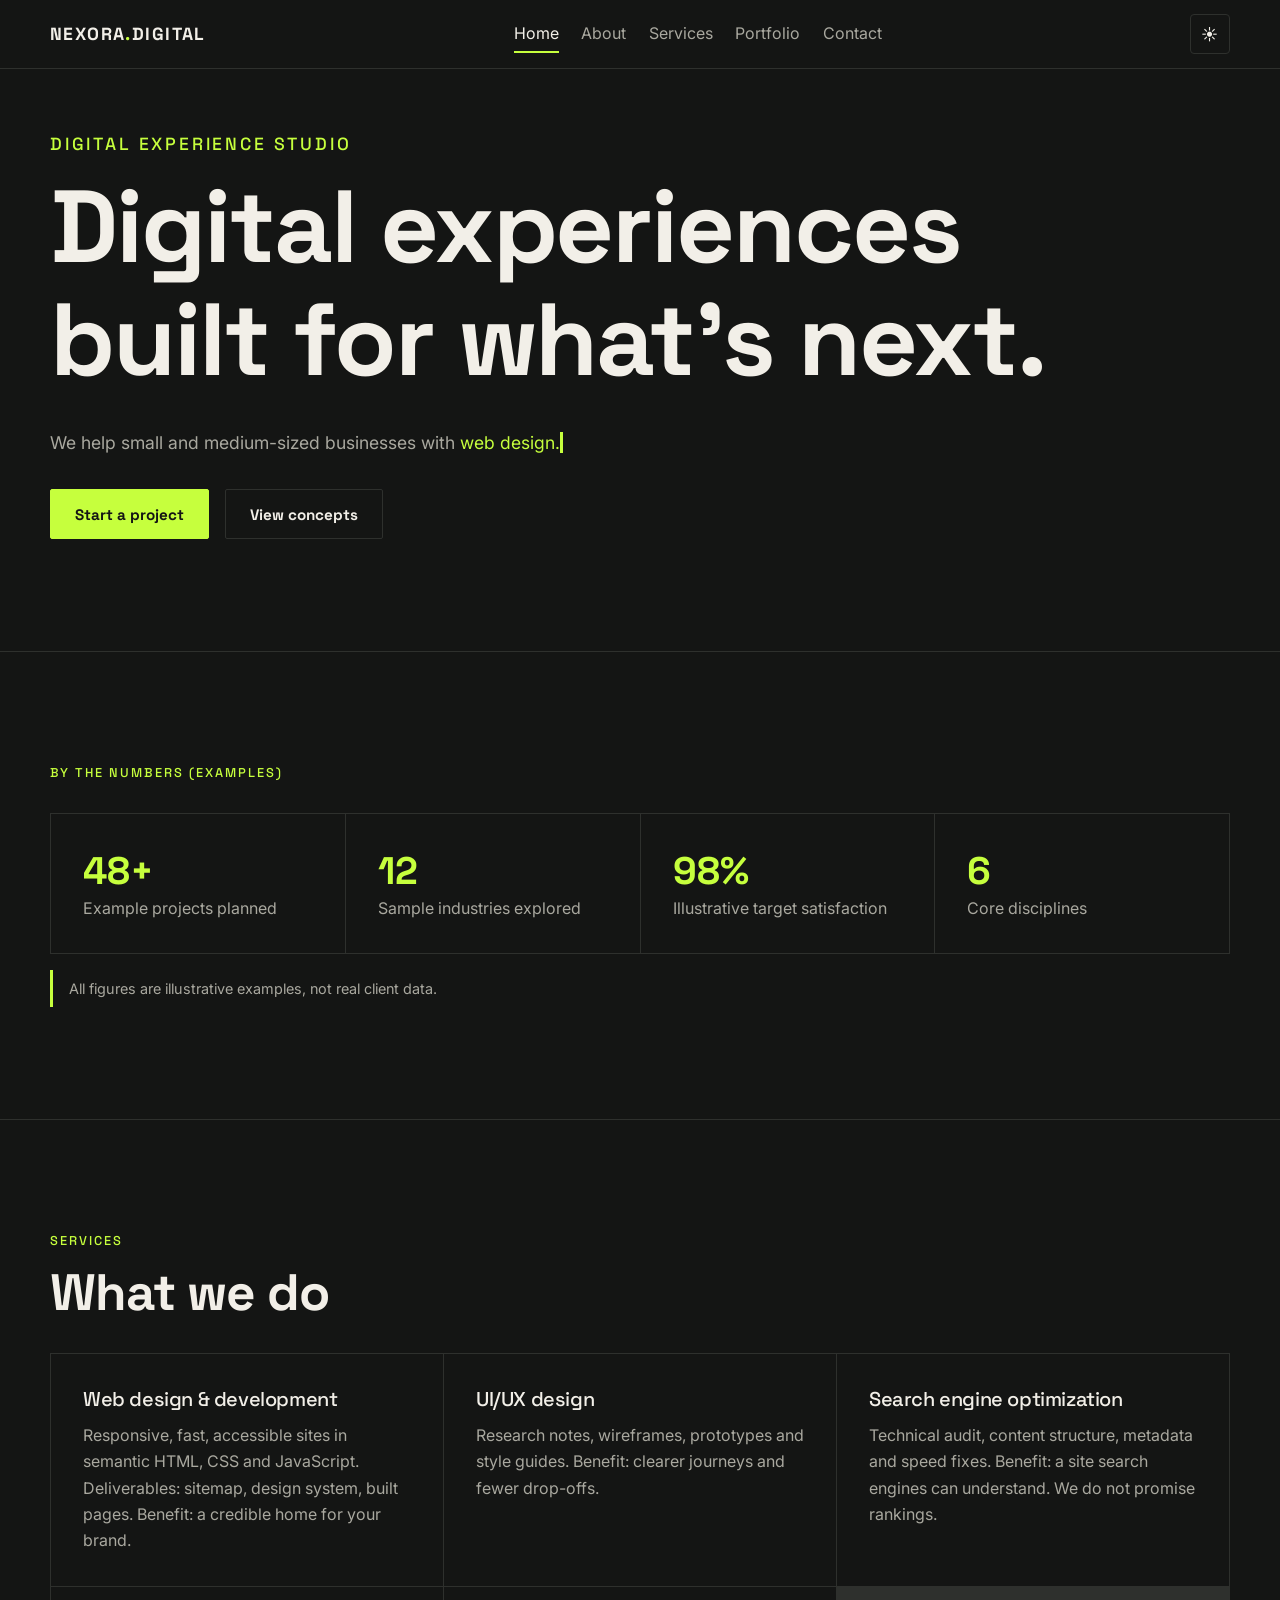
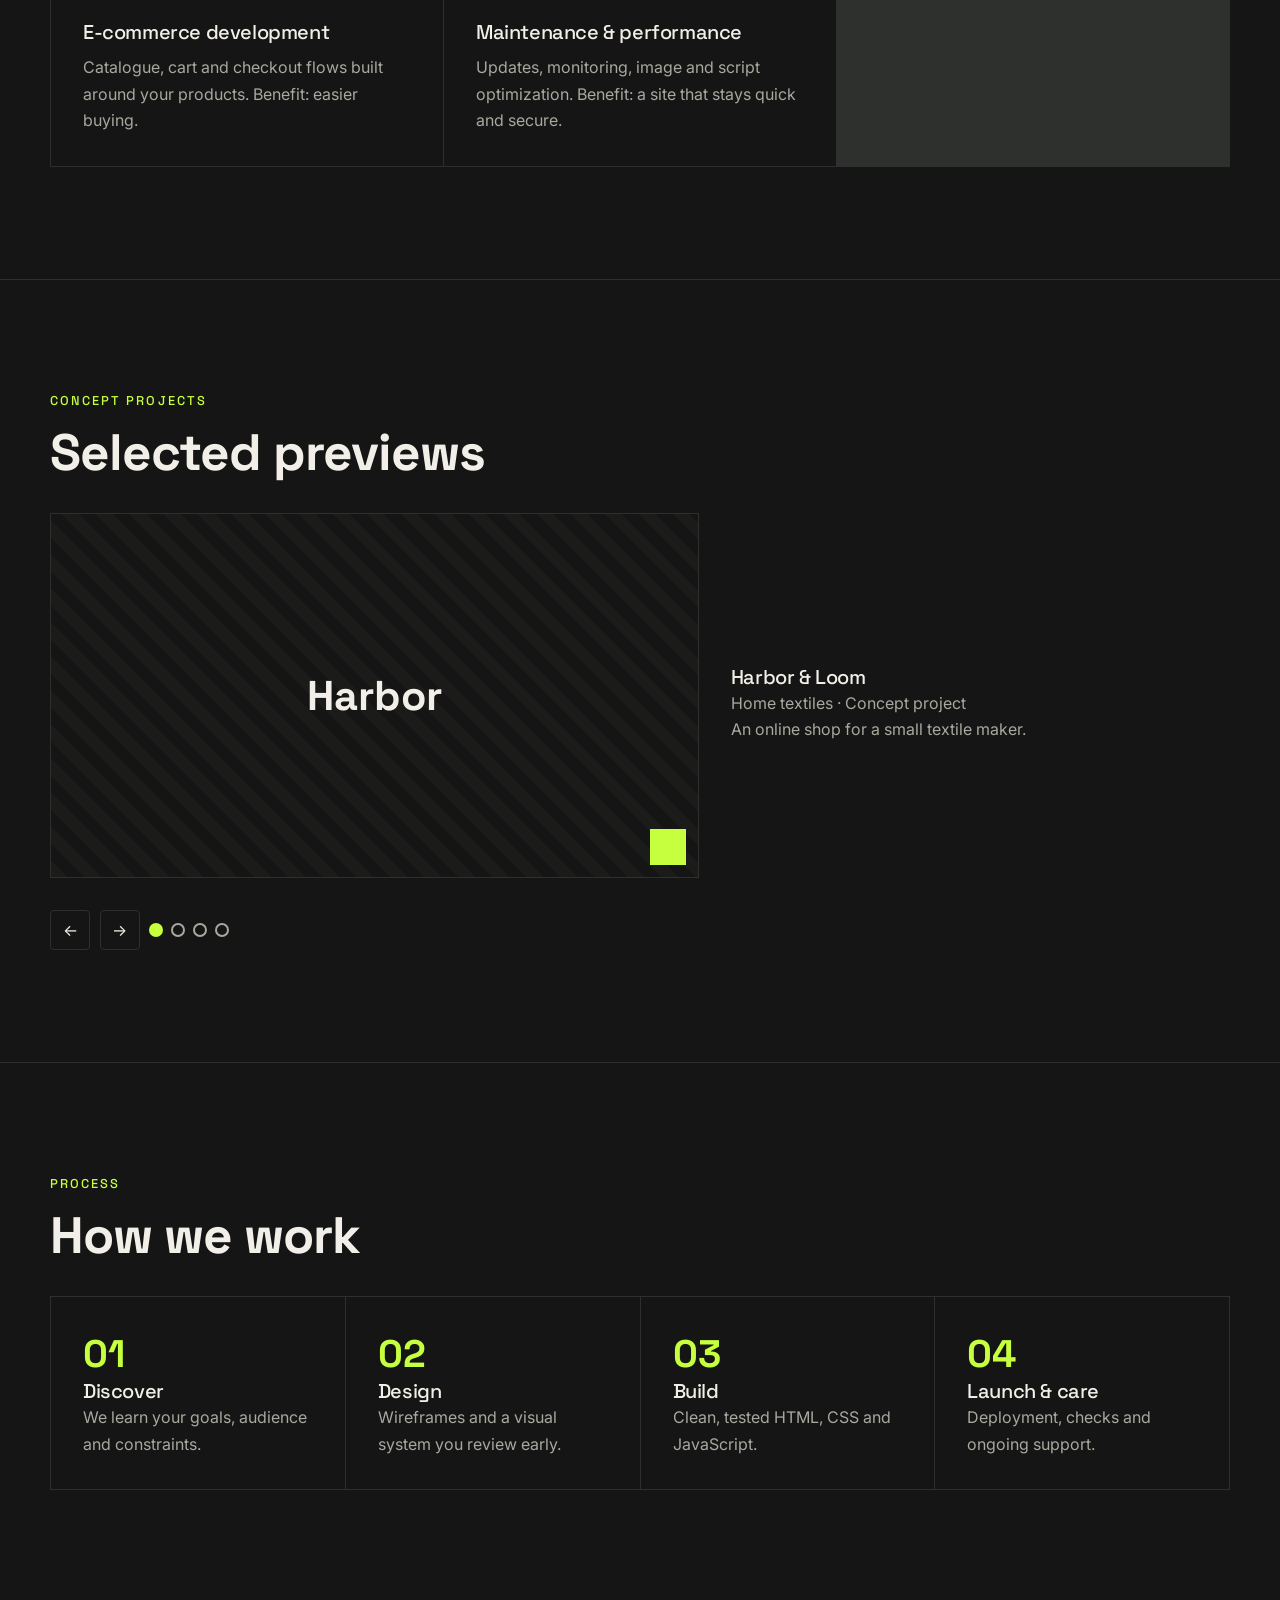
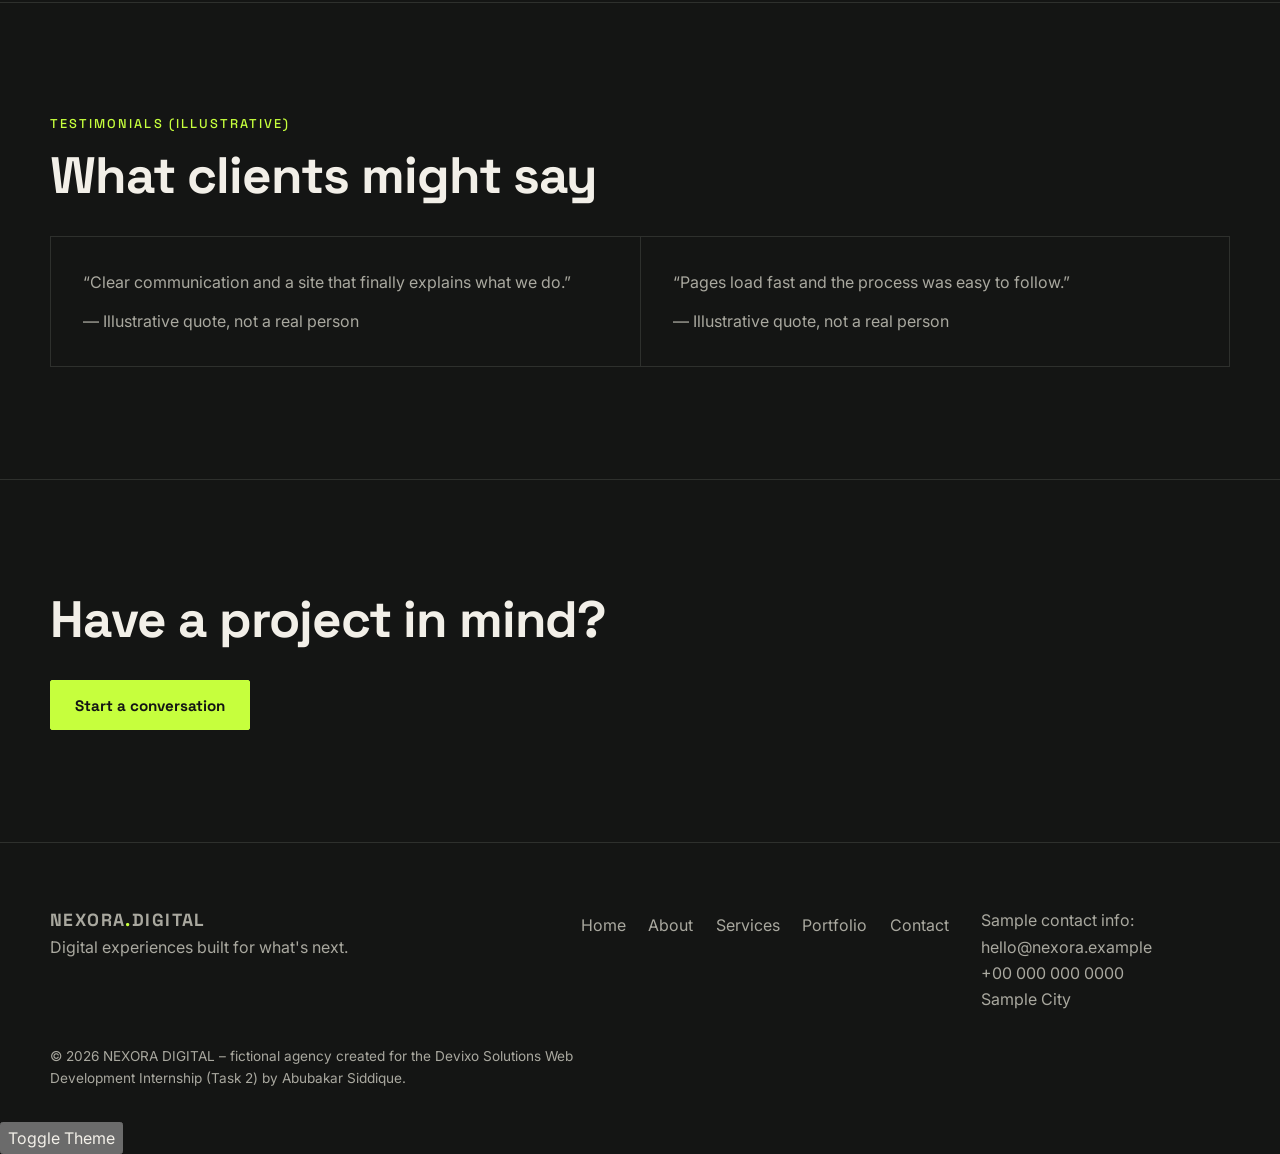
<file: index.html>
<!DOCTYPE html>
<html lang="en" data-theme="dark">

<head>
    <meta charset="utf-8">
    <meta name="viewport" content="width=device-width, initial-scale=1">

    <title>Home | NEXORA DIGITAL</title>

    <meta
        name="description"
        content="NEXORA DIGITAL – digital experiences built for what's next."
    >

    <link rel="stylesheet" href="style.css">
</head>

<body>
    <a class="skip" href="#main">Skip to content</a>

    <header>
        <div class="wrap bar">
            <a class="logo" href="index.html">
                NEXORA<span>.</span>DIGITAL
            </a>

            <nav id="site-nav" aria-label="Main">
                <ul>
                    <li><a href="index.html" aria-current="page">Home</a></li>
                    <li><a href="about.html">About</a></li>
                    <li><a href="services.html">Services</a></li>
                    <li><a href="portfolio.html">Portfolio</a></li>
                    <li><a href="contact.html">Contact</a></li>
                </ul>
            </nav>

            <div class="tools">
    <button class="ibtn" id="theme-btn" aria-label="Switch theme">◐</button>
    <button class="ibtn" id="menu-btn" aria-label="Open menu">☰</button>
</div>
        </div>
    </header>

    <main id="main">

        <!-- Hero Section -->
        <section class="hero">
            <div class="wrap">
                <p class="eyebrow">Digital experience studio</p>
                <h1>Digital experiences built for what's next.</h1>

                <p>
                    We help small and medium-sized businesses with
                    <span class="typed" id="typed" aria-live="off">
                        web design.
                    </span>
                </p>

                <div class="cta">
                    <a class="btn" href="contact.html">Start a project</a>
                    <a class="btn ghost" href="portfolio.html">View concepts</a>
                </div>
            </div>
        </section>

        <!-- Statistics Section -->
        <section class="sec">
            <div class="wrap">
                <p class="eyebrow">By the numbers (examples)</p>

                <div class="grid g4">
                    <div>
                        <div class="num" data-count="48" data-suffix="+">0</div>
                        <p>Example projects planned</p>
                    </div>

                    <div>
                        <div class="num" data-count="12">0</div>
                        <p>Sample industries explored</p>
                    </div>

                    <div>
                        <div class="num" data-count="98" data-suffix="%">0</div>
                        <p>Illustrative target satisfaction</p>
                    </div>

                    <div>
                        <div class="num" data-count="6">0</div>
                        <p>Core disciplines</p>
                    </div>
                </div>

                <p class="note">
                    All figures are illustrative examples, not real client data.
                </p>
            </div>
        </section>

        <!-- Services Section -->
        <section class="sec">
            <div class="wrap">
                <p class="eyebrow">Services</p>
                <h2>What we do</h2>

                <div class="grid g3">
                    <article>
                        <h3>Web design &amp; development</h3>
                        <p>
                            Responsive, fast, accessible sites in semantic HTML,
                            CSS and JavaScript. Deliverables: sitemap, design
                            system, built pages. Benefit: a credible home for
                            your brand.
                        </p>
                    </article>

                    <article>
                        <h3>UI/UX design</h3>
                        <p>
                            Research notes, wireframes, prototypes and style
                            guides. Benefit: clearer journeys and fewer drop-offs.
                        </p>
                    </article>

                    <article>
                        <h3>Search engine optimization</h3>
                        <p>
                            Technical audit, content structure, metadata and
                            speed fixes. Benefit: a site search engines can
                            understand. We do not promise rankings.
                        </p>
                    </article>

                    <article>
                        <h3>E-commerce development</h3>
                        <p>
                            Catalogue, cart and checkout flows built around your
                            products. Benefit: easier buying.
                        </p>
                    </article>

                    <article>
                        <h3>Maintenance &amp; performance</h3>
                        <p>
                            Updates, monitoring, image and script optimization.
                            Benefit: a site that stays quick and secure.
                        </p>
                    </article>
                </div>
            </div>
        </section>

        <!-- Project Slider Section -->
        <section class="sec">
            <div class="wrap">
                <p class="eyebrow">Concept projects</p>
                <h2>Selected previews</h2>

                <div
                    class="slider"
                    role="region"
                    aria-label="Concept project slider"
                    tabindex="0"
                >
                    <div class="slide">
                        <div
                            class="vis"
                            role="img"
                            aria-label="Abstract concept preview for Harbor &amp; Loom"
                        >
                            Harbor
                        </div>

                        <div>
                            <h3>Harbor &amp; Loom</h3>
                            <p>Home textiles · Concept project</p>
                            <p>An online shop for a small textile maker.</p>
                        </div>
                    </div>

                    <div class="slide">
                        <div
                            class="vis v2"
                            role="img"
                            aria-label="Abstract concept preview for Kite Clinic"
                        >
                            Kite
                        </div>

                        <div>
                            <h3>Kite Clinic</h3>
                            <p>Dental care · Concept project</p>
                            <p>A booking-focused clinic website.</p>
                        </div>
                    </div>

                    <div class="slide">
                        <div
                            class="vis v3"
                            role="img"
                            aria-label="Abstract concept preview for Tessera Coffee"
                        >
                            Tessera
                        </div>

                        <div>
                            <h3>Tessera Coffee</h3>
                            <p>Specialty roaster · Concept project</p>
                            <p>A visual identity and landing page.</p>
                        </div>
                    </div>

                    <div class="slide">
                        <div
                            class="vis"
                            role="img"
                            aria-label="Abstract concept preview for Fieldnote Studio"
                        >
                            Fieldnote
                        </div>

                        <div>
                            <h3>Fieldnote Studio</h3>
                            <p>Architecture practice · Concept project</p>
                            <p>A portfolio-led site for a design practice.</p>
                        </div>
                    </div>

                    <div class="sctl">
                        <button
                            class="ibtn prev"
                            aria-label="Previous project"
                            type="button"
                        >
                            ←
                        </button>

                        <button
                            class="ibtn next"
                            aria-label="Next project"
                            type="button"
                        >
                            →
                        </button>

                        <div
                            class="dots"
                            style="display: flex; gap: 0.5rem"
                        ></div>
                    </div>
                </div>
            </div>
        </section>

        <!-- Work Process Section -->
        <section class="sec">
            <div class="wrap">
                <p class="eyebrow">Process</p>
                <h2>How we work</h2>

                <div class="grid g4">
                    <div>
                        <div class="num">01</div>
                        <h3>Discover</h3>
                        <p>We learn your goals, audience and constraints.</p>
                    </div>

                    <div>
                        <div class="num">02</div>
                        <h3>Design</h3>
                        <p>Wireframes and a visual system you review early.</p>
                    </div>

                    <div>
                        <div class="num">03</div>
                        <h3>Build</h3>
                        <p>Clean, tested HTML, CSS and JavaScript.</p>
                    </div>

                    <div>
                        <div class="num">04</div>
                        <h3>Launch &amp; care</h3>
                        <p>Deployment, checks and ongoing support.</p>
                    </div>
                </div>
            </div>
        </section>

        <!-- Testimonials Section -->
        <section class="sec">
            <div class="wrap">
                <p class="eyebrow">Testimonials (illustrative)</p>
                <h2>What clients might say</h2>

                <div class="grid g2">
                    <article>
                        <p>
                            “Clear communication and a site that finally
                            explains what we do.”
                        </p>
                        <p>— Illustrative quote, not a real person</p>
                    </article>

                    <article>
                        <p>
                            “Pages load fast and the process was easy to follow.”
                        </p>
                        <p>— Illustrative quote, not a real person</p>
                    </article>
                </div>
            </div>
        </section>

        <!-- Final Call to Action -->
        <section class="sec">
            <div class="wrap">
                <h2>Have a project in mind?</h2>

                <div class="cta">
                    <a class="btn" href="contact.html">
                        Start a conversation
                    </a>
                </div>
            </div>
        </section>

    </main>

    <!-- Footer -->
    <footer>
        <div class="wrap">
            <div class="foot">
                <div>
                    <a class="logo" href="index.html">
                        NEXORA<span>.</span>DIGITAL
                    </a>
                    <p>Digital experiences built for what's next.</p>
                </div>

                <nav aria-label="Footer">
                    <ul>
                        <li><a href="index.html">Home</a></li>
                        <li><a href="about.html">About</a></li>
                        <li><a href="services.html">Services</a></li>
                        <li><a href="portfolio.html">Portfolio</a></li>
                        <li><a href="contact.html">Contact</a></li>
                    </ul>
                </nav>

                <address style="font-style: normal">
                    <p>
                        Sample contact info:<br>
                        hello@nexora.example<br>
                        +00 000 000 0000<br>
                        Sample City
                    </p>
                </address>
            </div>

            <p class="small">
                © 2026 NEXORA DIGITAL – fictional agency created for the
                Devixo Solutions Web Development Internship (Task 2) by
                Abubakar Siddique.
            </p>
        </div>
    </footer>

    <!-- Scroll to Top Button -->
    <button
        class="ibtn"
        id="top"
        aria-label="Scroll to top"
        type="button"
    >
        ↑
    </button>

    <!-- Theme Toggle Button -->
    <button id="theme-toggle" type="button">
        Toggle Theme
    </button>

    <script src="main.js"></script>
</body>
</html>
</file>
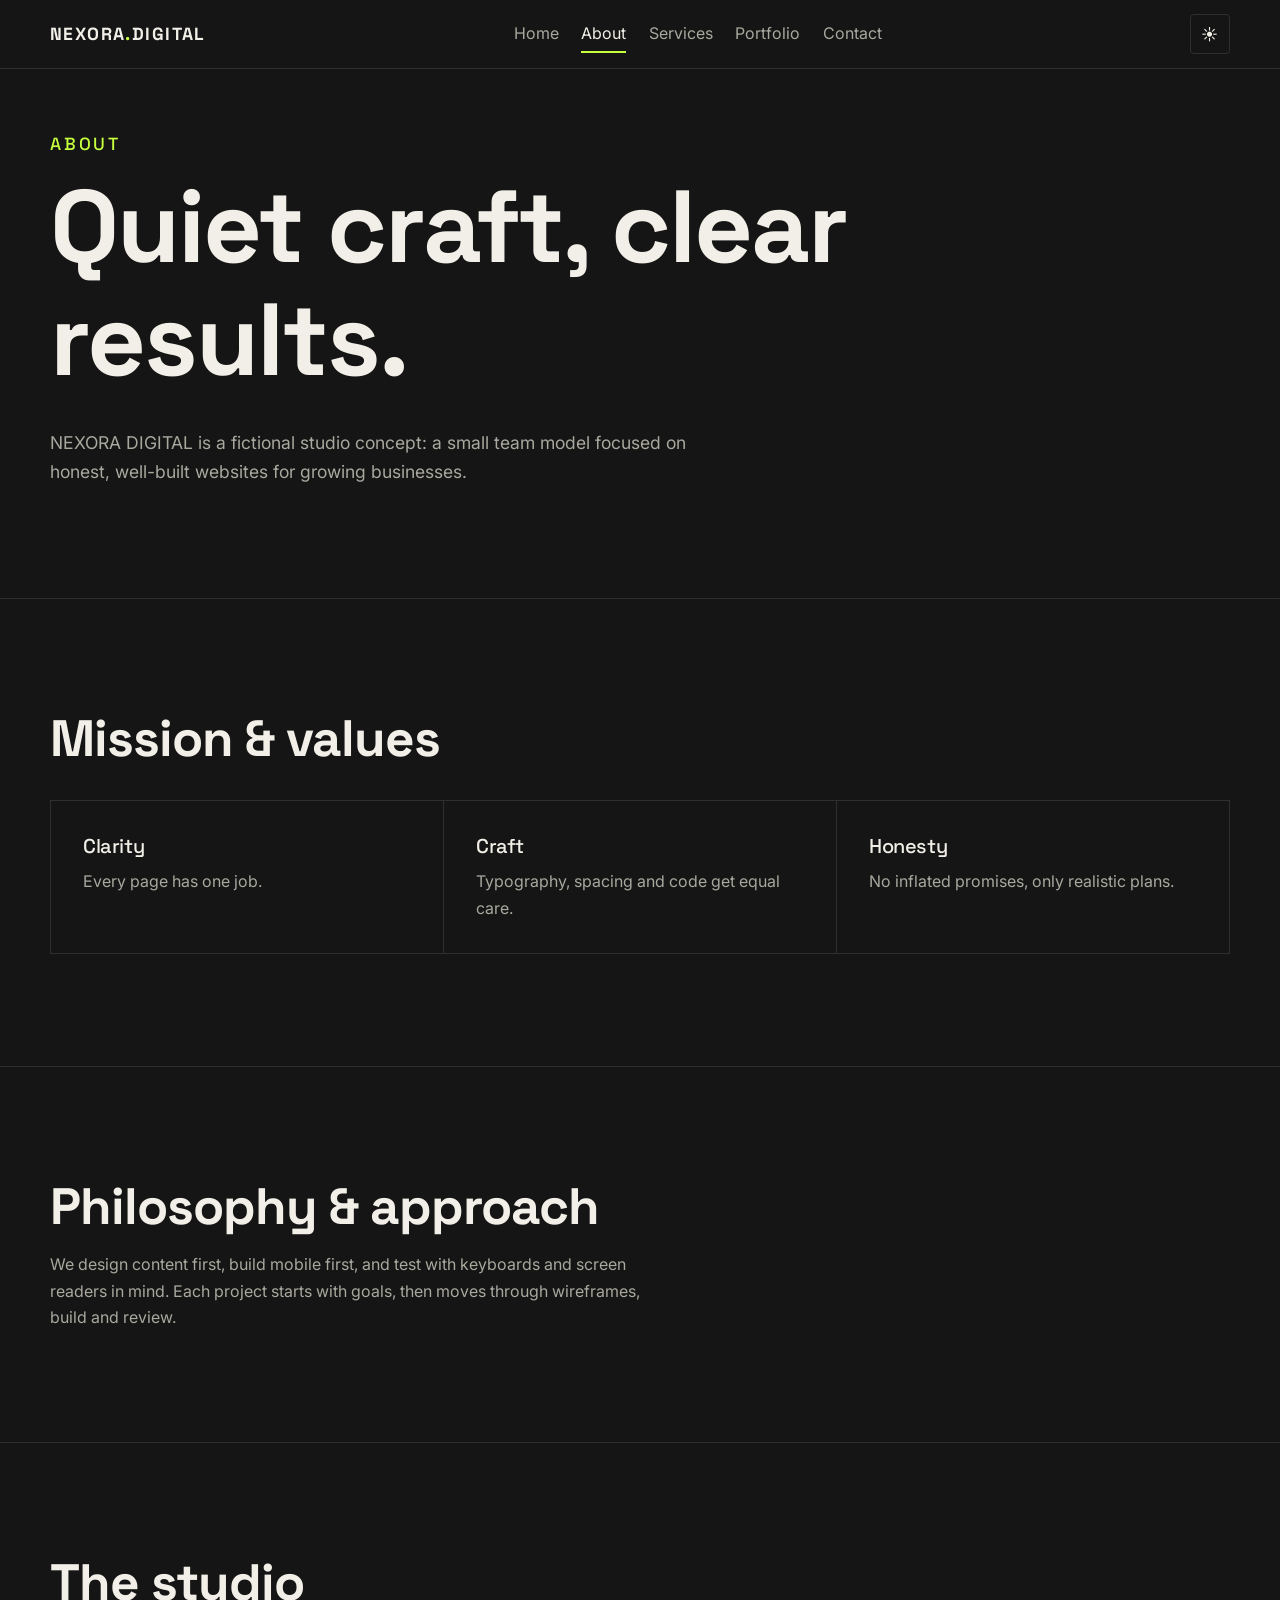
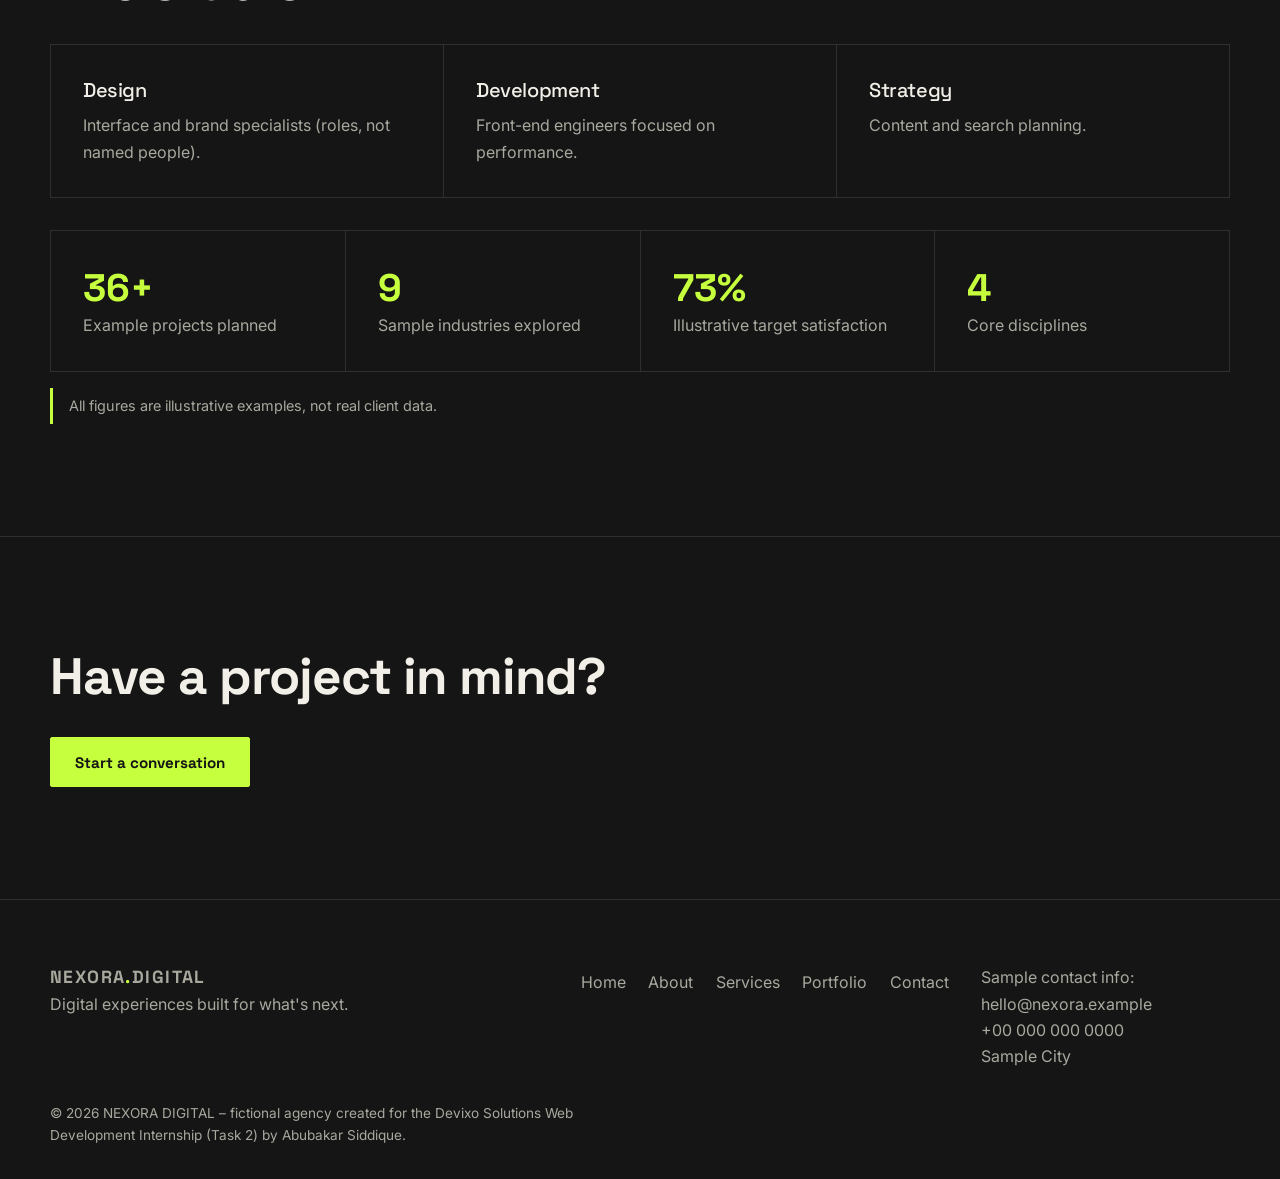
<file: about.html>
<!DOCTYPE html>
<html lang="en" data-theme="dark">
<head>
    <meta charset="utf-8">
    <meta name="viewport" content="width=device-width, initial-scale=1">

    <title>About | NEXORA DIGITAL</title>
    <meta
        name="description"
        content="NEXORA DIGITAL – digital experiences built for what's next."
    >

    <link rel="stylesheet" href="style.css">
</head>
<body>
    <a class="skip" href="#main">Skip to content</a>
    <!-- Header -->
    <header>
        <div class="wrap bar">
            <a class="logo" href="index.html">
                NEXORA<span>.</span>DIGITAL
            </a>
            <nav id="site-nav" aria-label="Main">
                <ul>
                    <li>
                        <a href="index.html">Home</a>
                    </li>
                    <li>
                        <a href="about.html" aria-current="page">About</a>
                    </li>
                    <li>
                        <a href="services.html">Services</a>
                    </li>
                    <li>
                        <a href="portfolio.html">Portfolio</a>
                    </li>
                    <li>
                        <a href="contact.html">Contact</a>
                    </li>
                </ul>
            </nav>
            <div class="tools">

                <button
                    class="ibtn"
                    id="theme-btn"
                    aria-label="Switch theme"
                >
                    ◐
                </button>

                <button
                    class="ibtn"
                    id="menu-btn"
                    aria-expanded="false"
                    aria-controls="site-nav"
                    aria-label="Toggle menu"
                >
                    Menu
                </button>
            </div>
        </div>
    </header>

    <main id="main">
        <!-- Hero Section -->
        <section class="hero">
            <div class="wrap">
                <p class="eyebrow">About</p>
                <h1>Quiet craft, clear results.</h1>

                <p>
                    NEXORA DIGITAL is a fictional studio concept: a small team
                    model focused on honest, well-built websites for growing
                    businesses.
                </p>
            </div>
        </section>
        <!-- Mission and Values -->
        <section class="sec">
            <div class="wrap">
                <h2>Mission &amp; values</h2>
                <div class="grid g3">
                    <article>
                        <h3>Clarity</h3>
                        <p>Every page has one job.</p>
                    </article>
                    <article>
                        <h3>Craft</h3>
                        <p>Typography, spacing and code get equal care.</p>
                    </article>
                    <article>
                        <h3>Honesty</h3>
                        <p>No inflated promises, only realistic plans.</p>
                    </article>
                </div>
            </div>
        </section>
        <!-- Philosophy and Approach -->
        <section class="sec">
            <div class="wrap">
                <h2>Philosophy &amp; approach</h2>
                <p>
                    We design content first, build mobile first, and test with
                    keyboards and screen readers in mind. Each project starts
                    with goals, then moves through wireframes, build and review.
                </p>

            </div>
        </section>
        <!-- Studio Section -->
        <section class="sec">
            <div class="wrap">
                <h2>The studio</h2>
                <div class="grid g3">
                    <article>
                        <h3>Design</h3>
                        <p>
                            Interface and brand specialists
                            (roles, not named people).
                        </p>
                    </article>
                    <article>
                        <h3>Development</h3>
                        <p>
                            Front-end engineers focused on performance.
                        </p>
                    </article>
                    <article>
                        <h3>Strategy</h3>
                        <p>Content and search planning.</p>
                    </article>
                </div>
                <!-- Statistics -->
                <div class="grid g4">
                    <div>
                        <div class="num" data-count="48" data-suffix="+">0</div>
                        <p>Example projects planned</p>
                    </div>
                    <div>
                        <div class="num" data-count="12">0</div>
                        <p>Sample industries explored</p>
                    </div>
                    <div>
                        <div class="num" data-count="98" data-suffix="%">0</div>
                        <p>Illustrative target satisfaction</p>
                    </div>
                    <div>
                        <div class="num" data-count="6">0</div>
                        <p>Core disciplines</p>
                    </div>
                </div>
                <p class="note">
                    All figures are illustrative examples, not real client data.
                </p>
            </div>
        </section>
        <!-- Call to Action -->
        <section class="sec">
            <div class="wrap">
                <h2>Have a project in mind?</h2>
                <div class="cta">
                    <a class="btn" href="contact.html">
                        Start a conversation
                    </a>
                </div>
            </div>
        </section>
    </main>
    <!-- Footer -->
    <footer>
        <div class="wrap">
            <div class="foot">
                <div>
                    <a class="logo" href="index.html">
                        NEXORA<span>.</span>DIGITAL
                    </a>
                    <p>Digital experiences built for what's next.</p>
                </div>
                <nav aria-label="Footer">
                    <ul>
                        <li>
                            <a href="index.html">Home</a>
                        </li>
                        <li>
                            <a href="about.html">About</a>
                        </li>
                        <li>
                            <a href="services.html">Services</a>
                        </li>
                        <li>
                            <a href="portfolio.html">Portfolio</a>
                        </li>
                        <li>
                            <a href="contact.html">Contact</a>
                        </li>
                    </ul>
                </nav>
                <address style="font-style: normal">
                    <p>
                        Sample contact info:<br>
                        hello@nexora.example<br>
                        +00 000 000 0000<br>
                        Sample City
                    </p>
                </address>

            </div>
            <p class="small">
                © 2026 NEXORA DIGITAL – fictional agency created for the
                Devixo Solutions Web Development Internship (Task 2) by
                Abubakar Siddique.
            </p>
        </div>
    </footer>
    <!-- Scroll-to-Top Button -->
    <button class="ibtn" id="top" aria-label="Scroll to top">
       ↑
    </button>
    <script src="main.js"></script>
</body>
</html>
</file>
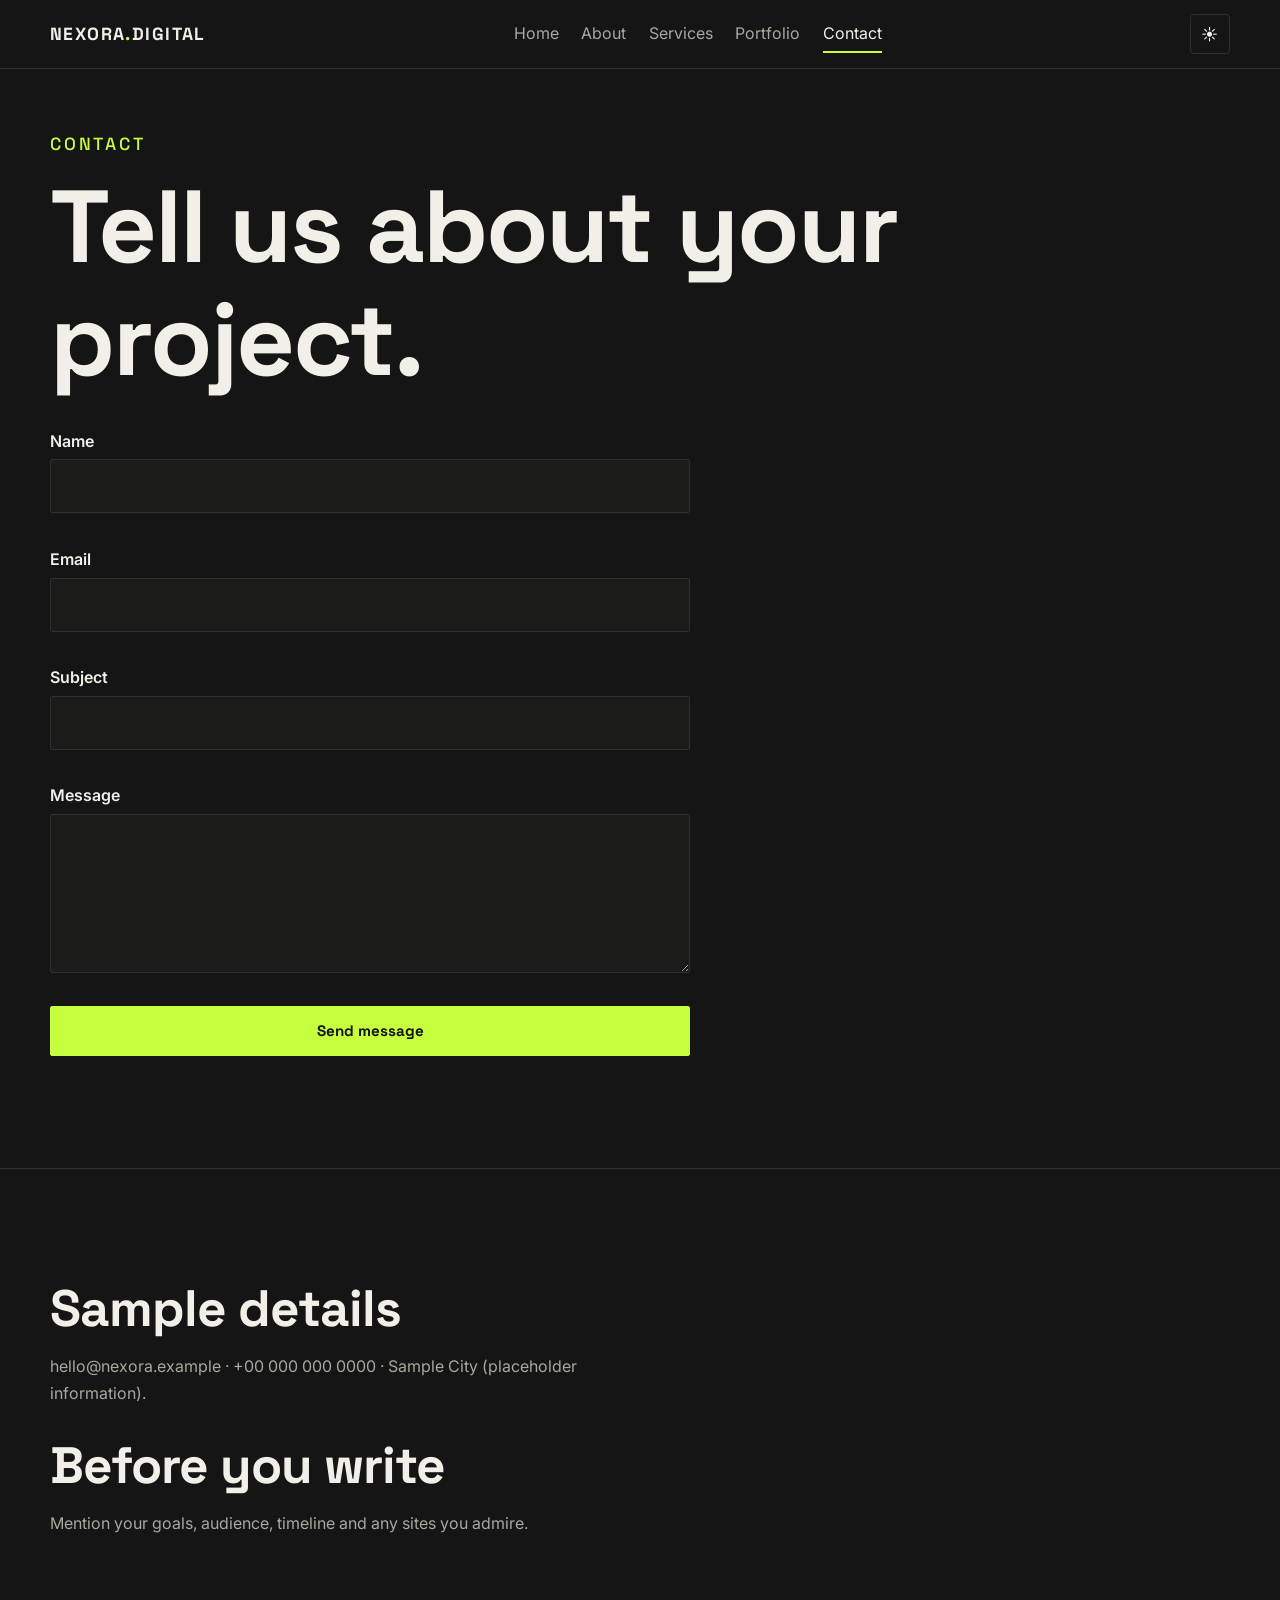
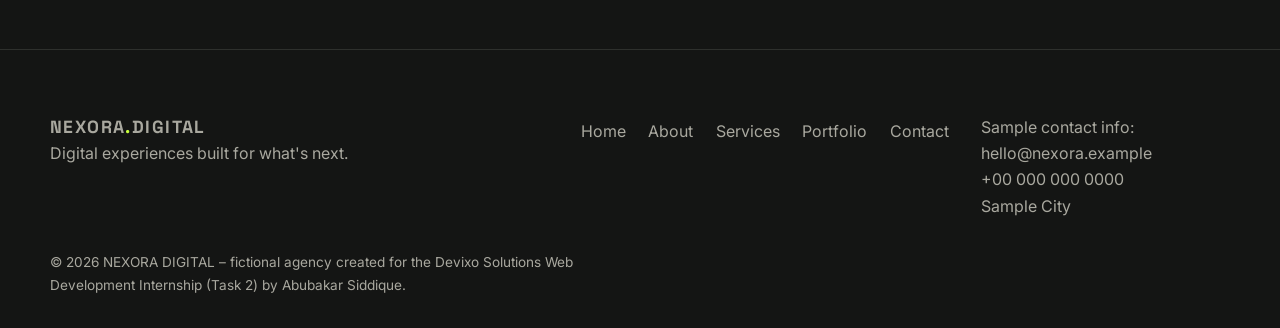
<file: contact.html>
<!DOCTYPE html>
<html lang="en" data-theme="dark">

<head>
    <meta charset="utf-8">
    <meta name="viewport" content="width=device-width, initial-scale=1">

    <title>Contact | NEXORA DIGITAL</title>

    <meta
        name="description"
        content="NEXORA DIGITAL – digital experiences built for what's next."
    >

    <link rel="stylesheet" href="style.css">
</head>

<body>

    <a class="skip" href="#main">Skip to content</a>

    <!-- Header -->
    <header>
        <div class="wrap bar">

            <a class="logo" href="index.html">
                NEXORA<span>.</span>DIGITAL
            </a>

            <nav id="site-nav" aria-label="Main">
                <ul>
                    <li>
                        <a href="index.html">Home</a>
                    </li>
                    <li>
                        <a href="about.html">About</a>
                    </li>
                    <li>
                        <a href="services.html">Services</a>
                    </li>
                    <li>
                        <a href="portfolio.html">Portfolio</a>
                    </li>
                    <li>
                        <a href="contact.html" aria-current="page">Contact</a>
                    </li>
                </ul>
            </nav>

            <div class="tools">

                <button
                    class="ibtn"
                    id="theme-btn"
                    aria-label="Switch theme"
                >
                    ◐
                </button>

                <button
                    class="ibtn"
                    id="menu-btn"
                    aria-expanded="false"
                    aria-controls="site-nav"
                    aria-label="Toggle menu"
                >
                    Menu
                </button>

            </div>

        </div>
    </header>

    <main id="main">

        <!-- Contact Hero and Form -->
        <section class="hero">
            <div class="wrap">

                <p class="eyebrow">Contact</p>

                <h1>Tell us about your project.</h1>

                <form id="contact-form" novalidate>

                    <div>
                        <label for="name">Name</label>

                        <input
                            id="name"
                            name="name"
                            autocomplete="name"
                            required
                        >

                        <div class="err" id="e-name" role="alert"></div>
                    </div>

                    <div>
                        <label for="email">Email</label>

                        <input
                            id="email"
                            name="email"
                            type="email"
                            autocomplete="email"
                            required
                        >

                        <div class="err" id="e-email" role="alert"></div>
                    </div>

                    <div>
                        <label for="subject">Subject</label>

                        <input
                            id="subject"
                            name="subject"
                            required
                        >

                        <div class="err" id="e-subject" role="alert"></div>
                    </div>

                    <div>
                        <label for="message">Message</label>

                        <textarea
                            id="message"
                            name="message"
                            rows="5"
                            required
                        ></textarea>

                        <div class="err" id="e-message" role="alert"></div>
                    </div>

                    <button class="btn" type="submit">
                        Send message
                    </button>

                </form>

                <!-- Form Success Message -->
                <div class="ok" id="success" tabindex="-1" hidden>
                    <h2>Form validated ✓</h2>

                    <p>
                        This is a frontend-only demo: nothing was sent.
                        Real delivery needs a backend or a form service.
                    </p>
                </div>

            </div>
        </section>

        <!-- Contact Information -->
        <section class="sec">
            <div class="wrap">

                <h2>Sample details</h2>

                <p>
                    hello@nexora.example · +00 000 000 0000 · Sample City
                    (placeholder information).
                </p>

                <h2 style="margin-top: 2rem">Before you write</h2>

                <p>
                    Mention your goals, audience, timeline and any sites
                    you admire.
                </p>

            </div>
        </section>

    </main>

    <!-- Footer -->
    <footer>
        <div class="wrap">

            <div class="foot">

                <div>
                    <a class="logo" href="index.html">
                        NEXORA<span>.</span>DIGITAL
                    </a>

                    <p>Digital experiences built for what's next.</p>
                </div>

                <nav aria-label="Footer">
                    <ul>
                        <li>
                            <a href="index.html">Home</a>
                        </li>
                        <li>
                            <a href="about.html">About</a>
                        </li>
                        <li>
                            <a href="services.html">Services</a>
                        </li>
                        <li>
                            <a href="portfolio.html">Portfolio</a>
                        </li>
                        <li>
                            <a href="contact.html">Contact</a>
                        </li>
                    </ul>
                </nav>

                <address style="font-style: normal">
                    <p>
                        Sample contact info:<br>
                        hello@nexora.example<br>
                        +00 000 000 0000<br>
                        Sample City
                    </p>
                </address>

            </div>

            <p class="small">
                © 2026 NEXORA DIGITAL – fictional agency created for the
                Devixo Solutions Web Development Internship (Task 2) by
                Abubakar Siddique.
            </p>

        </div>
    </footer>

    <!-- Scroll-to-Top Button -->
    <button class="ibtn" id="top" aria-label="Scroll to top">
        ↑
    </button>

    <script src="main.js"></script>

</body>
</html>
</file>
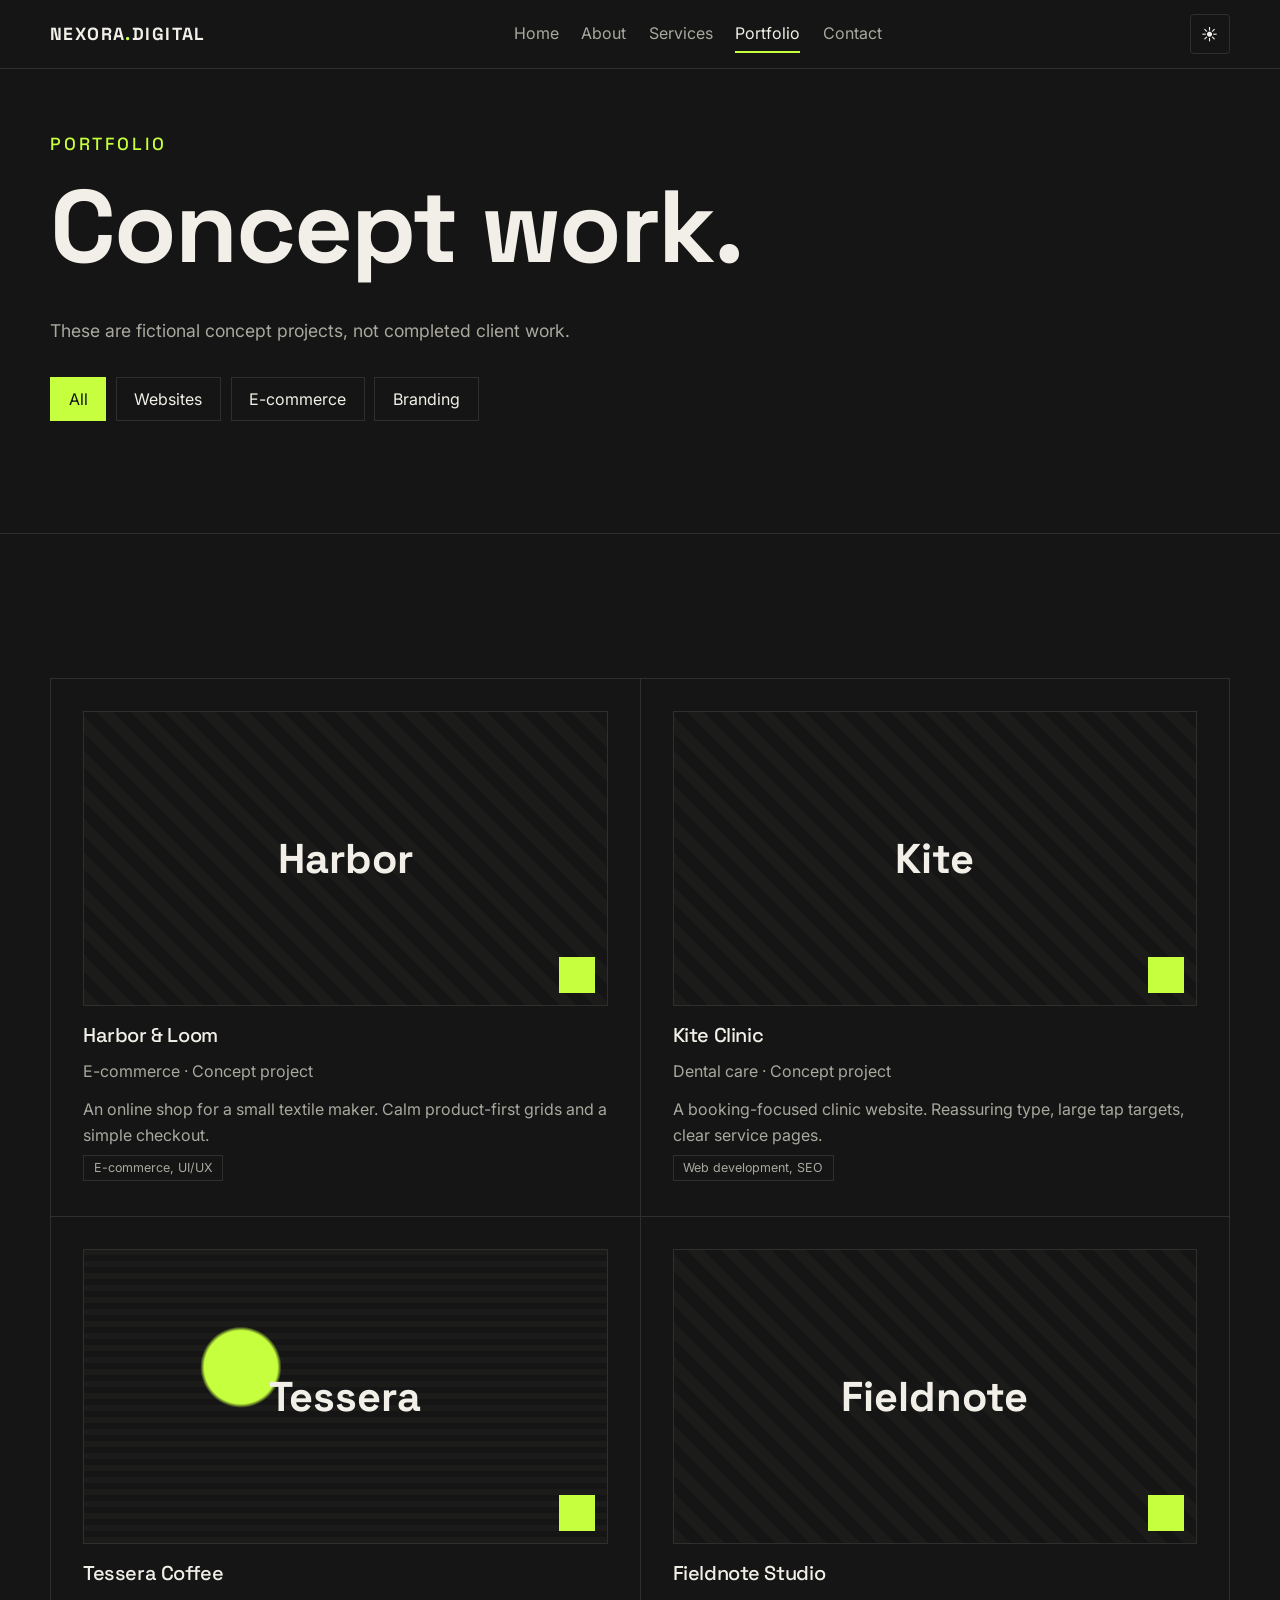
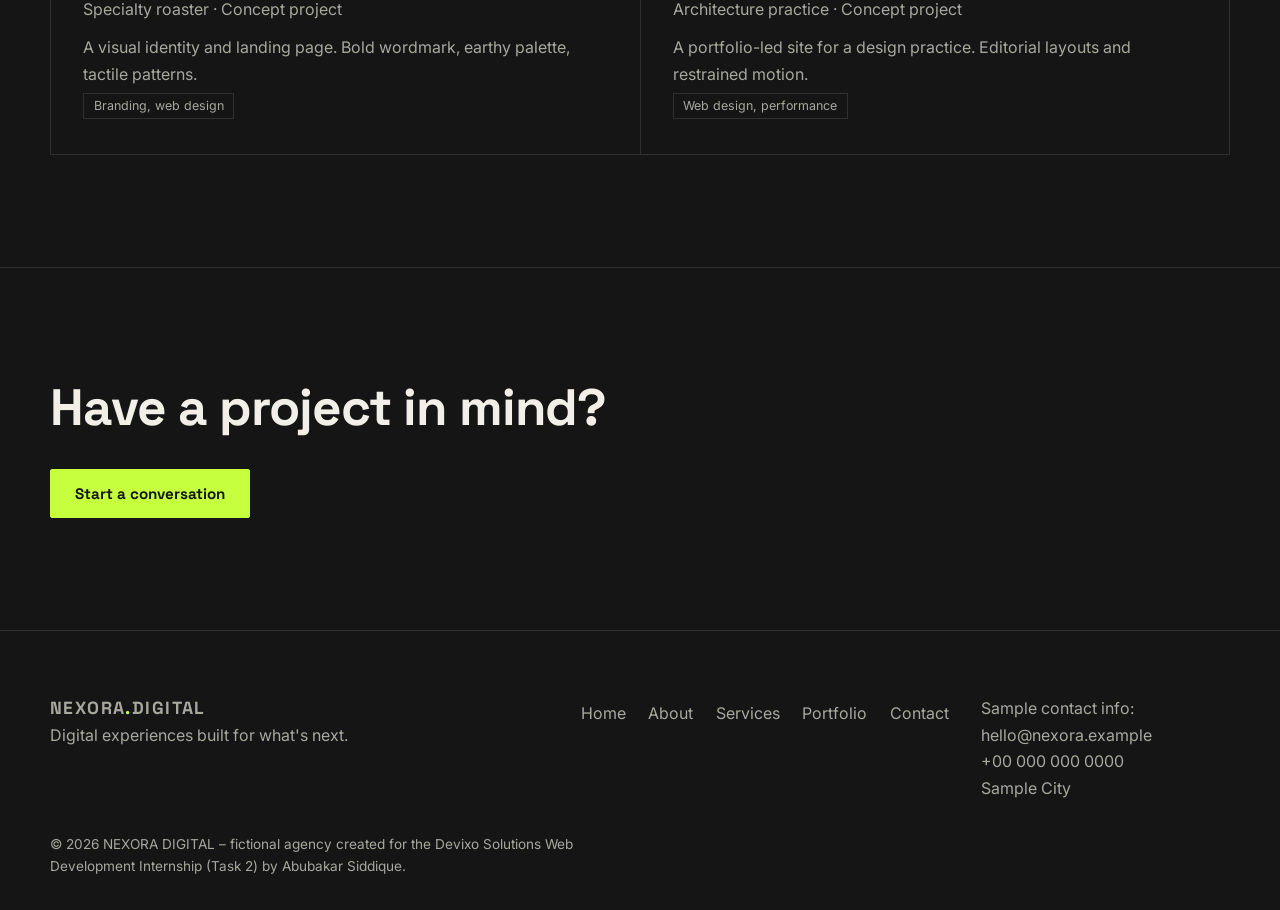
<file: portfolio.html>
<!DOCTYPE html>
<html lang="en" data-theme="dark">
<head>
    <meta charset="utf-8">
    <meta name="viewport" content="width=device-width, initial-scale=1">
    <title>Portfolio | NEXORA DIGITAL</title>
    <meta name="description" content="NEXORA DIGITAL – digital experiences built for what's next.">
    <link rel="stylesheet" href="style.css">
</head>
<body>
    <a class="skip" href="#main">Skip to content</a>
    <header>
        <div class="wrap bar">
            <a class="logo" href="index.html">
                NEXORA<span>.</span>DIGITAL
            </a>
            <nav id="site-nav" aria-label="Main">
                <ul>
                    <li><a href="index.html">Home</a></li>
                    <li><a href="about.html">About</a></li>
                    <li><a href="services.html">Services</a></li>
                    <li><a href="portfolio.html" aria-current="page">Portfolio</a></li>
                    <li><a href="contact.html">Contact</a></li>
                </ul>
            </nav>
            <div class="tools">
                <button class="ibtn" id="theme-btn" aria-label="Switch theme">◐</button>
                <button
                    class="ibtn"
                    id="menu-btn"
                    aria-expanded="false"
                    aria-controls="site-nav"
                    aria-label="Toggle menu"
                >
                    Menu
                </button>
            </div>
        </div>
    </header>
    <main id="main">
        <!-- Portfolio Hero Section -->
        <section class="hero">
            <div class="wrap">
                <p class="eyebrow">Portfolio</p>
                <h1>Concept work.</h1>
                <p>These are fictional concept projects, not completed client work.</p>
                <div class="chips" role="group" aria-label="Filter projects">
                    <button aria-pressed="true" data-filter="all">All</button>
                    <button aria-pressed="false" data-filter="websites">Websites</button>
                    <button aria-pressed="false" data-filter="ecommerce">E-commerce</button>
                    <button aria-pressed="false" data-filter="branding">Branding</button>
                </div>
            </div>
        </section>
        <!-- Portfolio Projects -->
        <section class="sec">
            <div class="wrap">
                <div class="grid g2">
                    <article data-cat="ecommerce">
                        <div
                            class="vis"
                            role="img"
                            aria-label="Abstract concept preview for Harbor & Loom"
                        >
                            Harbor
                        </div>
                        <h3>Harbor & Loom</h3>
                        <p>E-commerce · Concept project</p>
                        <p>
                            An online shop for a small textile maker.
                            Calm product-first grids and a simple checkout.
                        </p>
                        <span class="tag">E-commerce, UI/UX</span>
                    </article>
                    <article data-cat="websites">
                        <div
                            class="vis v2"
                            role="img"
                            aria-label="Abstract concept preview for Kite Clinic"
                        >
                            Kite
                        </div>
                        <h3>Kite Clinic</h3>
                        <p>Dental care · Concept project</p>
                        <p>
                            A booking-focused clinic website.
                            Reassuring type, large tap targets, clear service pages.
                        </p>
                        <span class="tag">Web development, SEO</span>
                    </article>
                    <article data-cat="branding">
                        <div
                            class="vis v3"
                            role="img"
                            aria-label="Abstract concept preview for Tessera Coffee"
                        >
                         Tessera
                        </div>
                        <h3>Tessera Coffee</h3>
                        <p>Specialty roaster · Concept project</p>
                        <p>
                            A visual identity and landing page.
                            Bold wordmark, earthy palette, tactile patterns.
                        </p>
                        <span class="tag">Branding, web design</span>
                    </article>
                    <article data-cat="websites">
                        <div
                            class="vis"
                            role="img"
                            aria-label="Abstract concept preview for Fieldnote Studio"
                        >
                            Fieldnote
                        </div>
                        <h3>Fieldnote Studio</h3>
                        <p>Architecture practice · Concept project</p>
                        <p>
                            A portfolio-led site for a design practice.
                            Editorial layouts and restrained motion.
                        </p>
                        <span class="tag">Web design, performance</span>
                    </article>
                </div>
            </div>
        </section>
        <!-- Call to Action -->
        <section class="sec">
            <div class="wrap">
                <h2>Have a project in mind?</h2>
                <div class="cta">
                    <a class="btn" href="contact.html">Start a conversation</a>
                </div>
            </div>
        </section>
    </main>
    <!-- Footer -->
    <footer>
        <div class="wrap">
            <div class="foot">
                <div>
                    <a class="logo" href="index.html">
                        NEXORA<span>.</span>DIGITAL
                    </a>
                    <p>Digital experiences built for what's next.</p>
                </div>
                <nav aria-label="Footer">
                    <ul>
                        <li><a href="index.html">Home</a></li>
                        <li><a href="about.html">About</a></li>
                        <li><a href="services.html">Services</a></li>
                        <li><a href="portfolio.html">Portfolio</a></li>
                        <li><a href="contact.html">Contact</a></li>
                    </ul>
                </nav>
                <address style="font-style: normal">
                    <p>
                        Sample contact info:<br>
                        hello@nexora.example<br>
                        +00 000 000 0000<br>
                        Sample City
                    </p>
                </address>
            </div>
            <p class="small">
                © 2026 NEXORA DIGITAL – fictional agency created for the
                Devixo Solutions Web Development Internship (Task 2) by
                Abubakar Siddique.
            </p>
        </div>
    </footer>
    <!-- Scroll to Top -->
    <button class="ibtn" id="top" aria-label="Scroll to top">↑</button>
    <script src="main.js"></script>
</body>
</html>
</file>
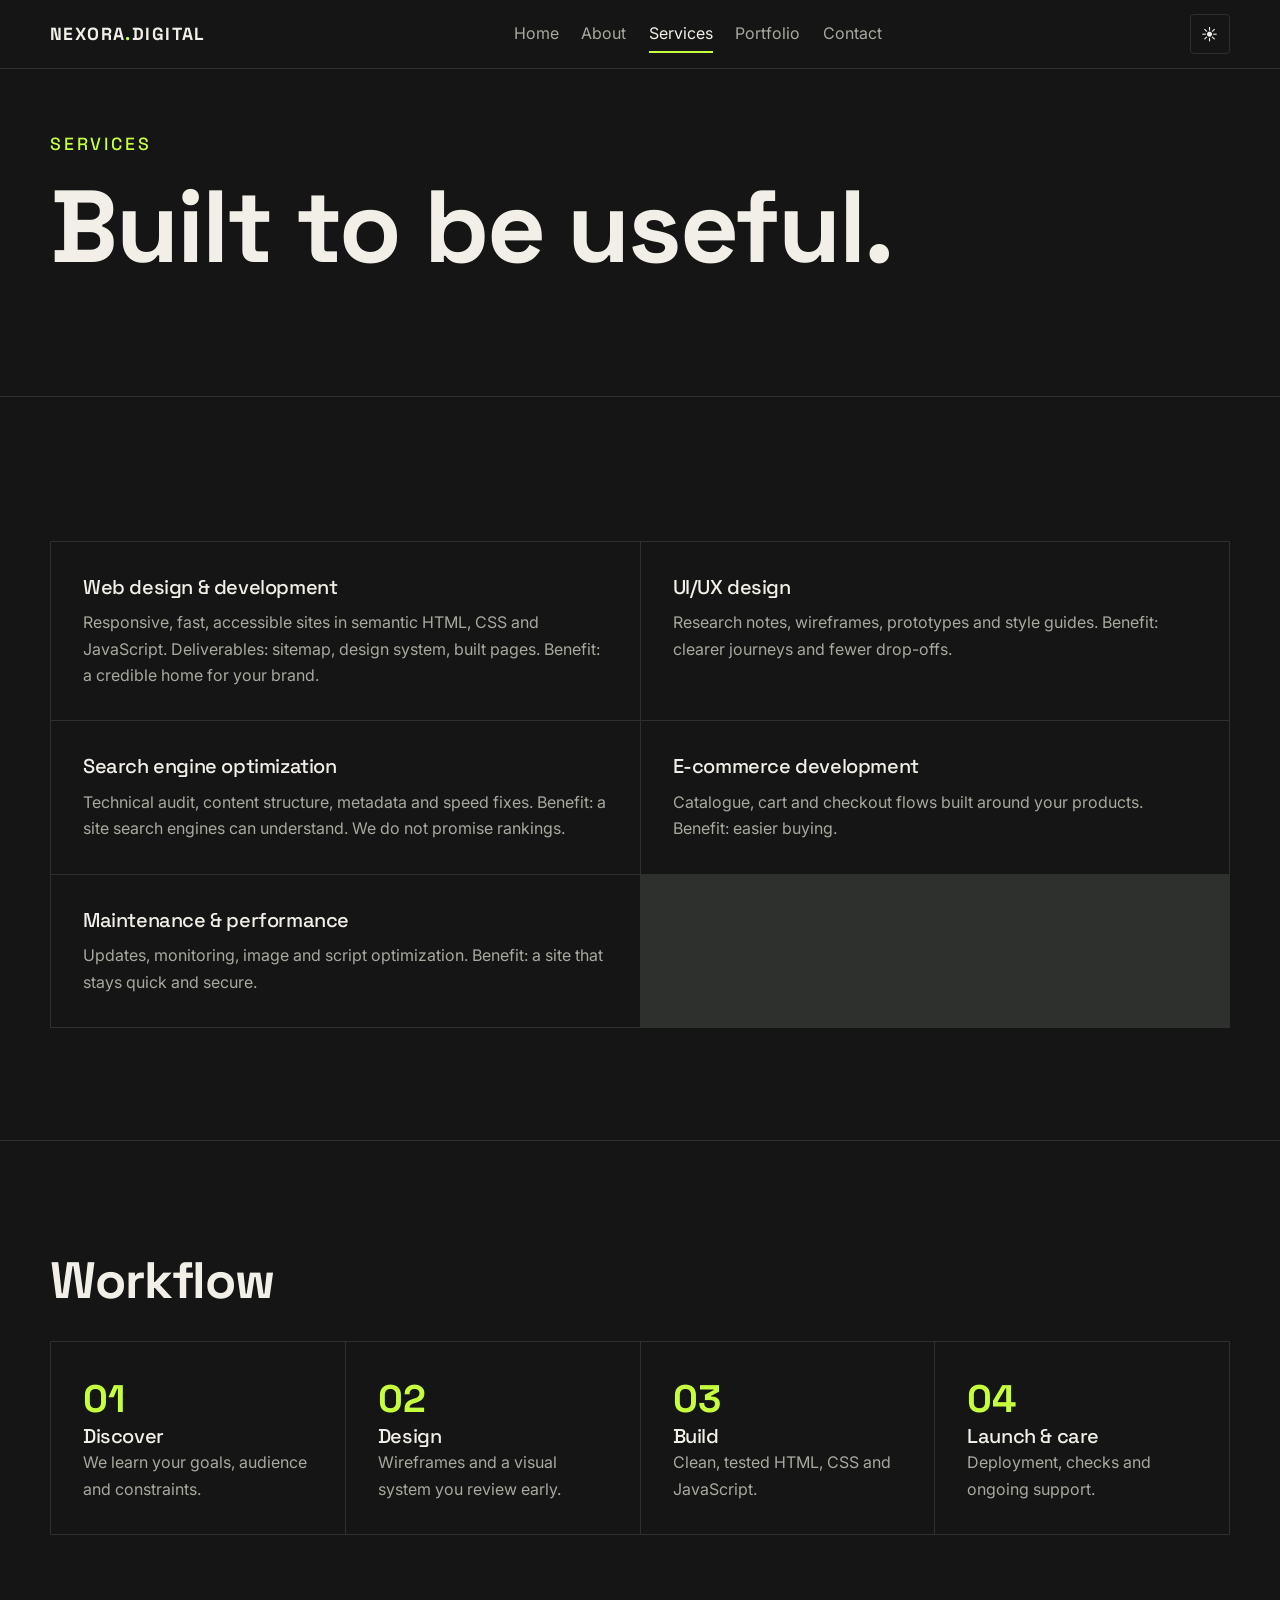
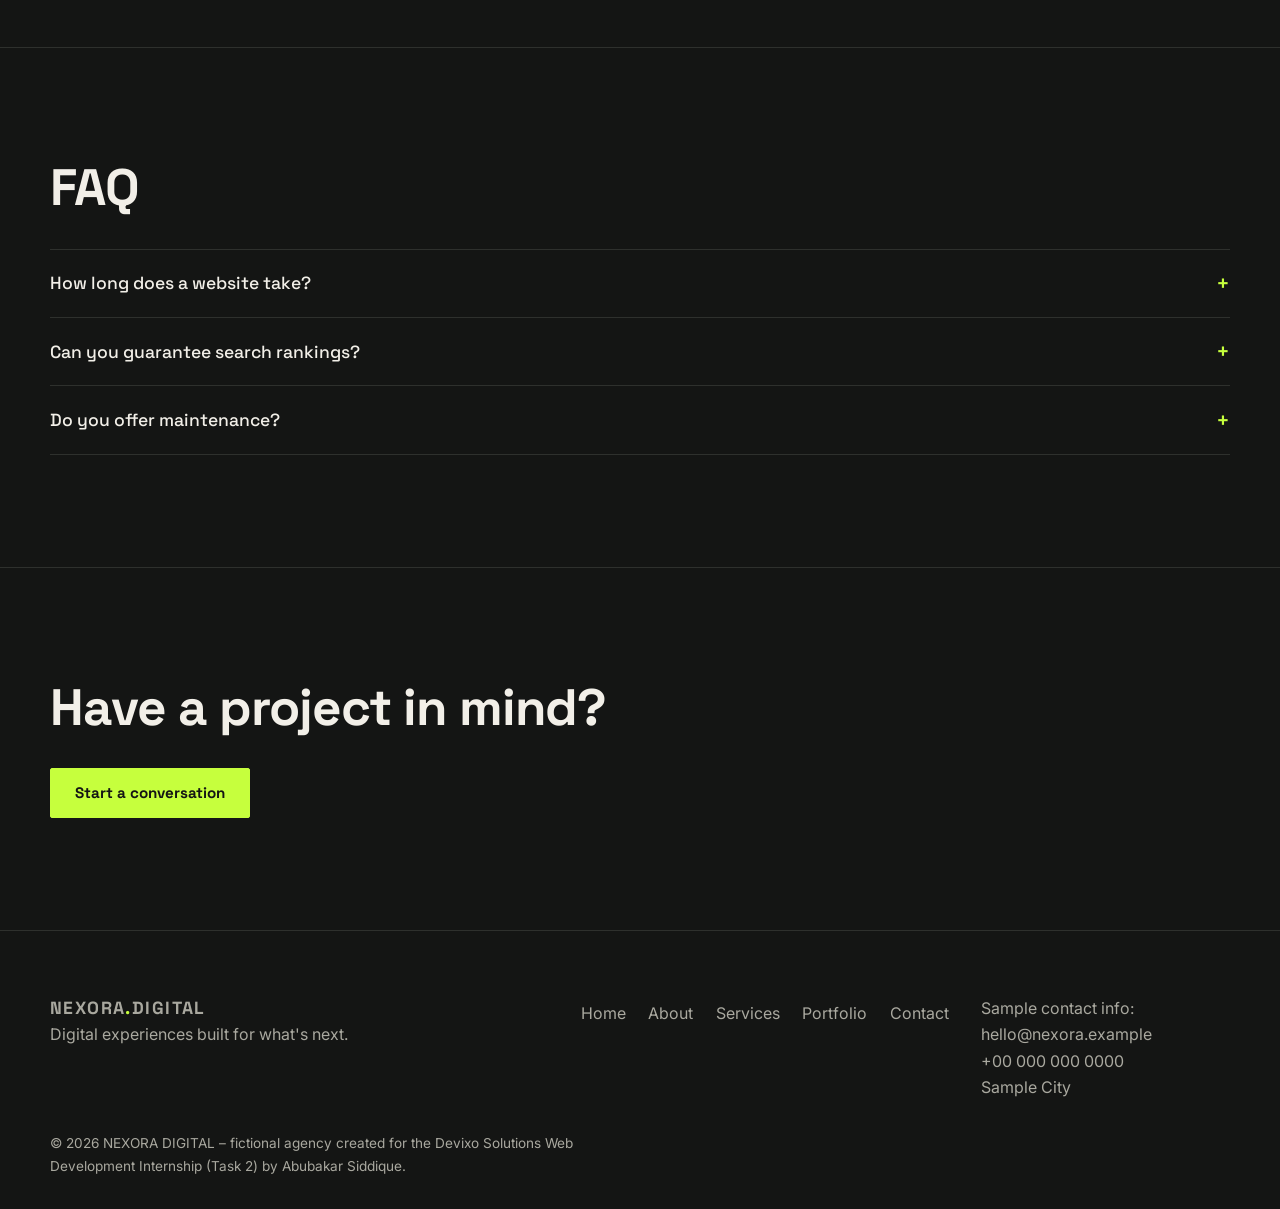
<file: services.html>
<!DOCTYPE html>
<html lang="en" data-theme="dark">

<head>
    <meta charset="utf-8">
    <meta name="viewport" content="width=device-width, initial-scale=1">

    <title>Services | NEXORA DIGITAL</title>

    <meta
        name="description"
        content="NEXORA DIGITAL – digital experiences built for what's next."
    >

    <link rel="stylesheet" href="style.css">
</head>

<body>

    <a class="skip" href="#main">Skip to content</a>

    <!-- Header -->
    <header>
        <div class="wrap bar">

            <a class="logo" href="index.html">
                NEXORA<span>.</span>DIGITAL
            </a>

            <nav id="site-nav" aria-label="Main">
                <ul>
                    <li><a href="index.html">Home</a></li>
                    <li><a href="about.html">About</a></li>
                    <li>
                        <a href="services.html" aria-current="page">
                            Services
                        </a>
                    </li>
                    <li><a href="portfolio.html">Portfolio</a></li>
                    <li><a href="contact.html">Contact</a></li>
                </ul>
            </nav>

            <div class="tools">

                <button
                    class="ibtn"
                    id="theme-btn"
                    aria-label="Switch theme"
                >
                    ◐
                </button>

                <button
                    class="ibtn"
                    id="menu-btn"
                    aria-expanded="false"
                    aria-controls="site-nav"
                    aria-label="Toggle menu"
                >
                    Menu
                </button>

            </div>

        </div>
    </header>

    <main id="main">

        <!-- Hero Section -->
        <section class="hero">
            <div class="wrap">

                <p class="eyebrow">Services</p>

                <h1>Built to be useful.</h1>

            </div>
        </section>

        <!-- Services Section -->
        <section class="sec">
            <div class="wrap">

                <div class="grid g2">

                    <article>
                        <h3>Web design &amp; development</h3>
                        <p>
                            Responsive, fast, accessible sites in semantic HTML,
                            CSS and JavaScript. Deliverables: sitemap, design
                            system, built pages. Benefit: a credible home for
                            your brand.
                        </p>
                    </article>

                    <article>
                        <h3>UI/UX design</h3>
                        <p>
                            Research notes, wireframes, prototypes and style
                            guides. Benefit: clearer journeys and fewer
                            drop-offs.
                        </p>
                    </article>

                    <article>
                        <h3>Search engine optimization</h3>
                        <p>
                            Technical audit, content structure, metadata and
                            speed fixes. Benefit: a site search engines can
                            understand. We do not promise rankings.
                        </p>
                    </article>

                    <article>
                        <h3>E-commerce development</h3>
                        <p>
                            Catalogue, cart and checkout flows built around
                            your products. Benefit: easier buying.
                        </p>
                    </article>

                    <article>
                        <h3>Maintenance &amp; performance</h3>
                        <p>
                            Updates, monitoring, image and script optimization.
                            Benefit: a site that stays quick and secure.
                        </p>
                    </article>

                </div>

            </div>
        </section>

        <!-- Workflow Section -->
        <section class="sec">
            <div class="wrap">

                <h2>Workflow</h2>

                <div class="grid g4">

                    <div>
                        <div class="num">01</div>
                        <h3>Discover</h3>
                        <p>
                            We learn your goals, audience and constraints.
                        </p>
                    </div>

                    <div>
                        <div class="num">02</div>
                        <h3>Design</h3>
                        <p>
                            Wireframes and a visual system you review early.
                        </p>
                    </div>

                    <div>
                        <div class="num">03</div>
                        <h3>Build</h3>
                        <p>
                            Clean, tested HTML, CSS and JavaScript.
                        </p>
                    </div>

                    <div>
                        <div class="num">04</div>
                        <h3>Launch &amp; care</h3>
                        <p>
                            Deployment, checks and ongoing support.
                        </p>
                    </div>

                </div>

            </div>
        </section>

        <!-- FAQ Section -->
        <section class="sec">
            <div class="wrap">

                <h2>FAQ</h2>

                <div class="faq">

                    <h3>
                        <button
                            aria-expanded="false"
                            aria-controls="a0"
                        >
                            How long does a website take?
                        </button>
                    </h3>

                    <div class="ans" id="a0" hidden>
                        <p>
                            It depends on scope; a small site often takes
                            a few weeks.
                        </p>
                    </div>

                    <h3>
                        <button
                            aria-expanded="false"
                            aria-controls="a1"
                        >
                            Can you guarantee search rankings?
                        </button>
                    </h3>

                    <div class="ans" id="a1" hidden>
                        <p>
                            No. Nobody honestly can. We improve structure,
                            speed and content so your site is easier to find.
                        </p>
                    </div>

                    <h3>
                        <button
                            aria-expanded="false"
                            aria-controls="a2"
                        >
                            Do you offer maintenance?
                        </button>
                    </h3>

                    <div class="ans" id="a2" hidden>
                        <p>
                            Yes, as an optional ongoing service.
                        </p>
                    </div>

                </div>

            </div>
        </section>

        <!-- Call to Action -->
        <section class="sec">
            <div class="wrap">

                <h2>Have a project in mind?</h2>

                <div class="cta">
                    <a class="btn" href="contact.html">
                        Start a conversation
                    </a>
                </div>

            </div>
        </section>

    </main>

    <!-- Footer -->
    <footer>
        <div class="wrap">

            <div class="foot">

                <div>
                    <a class="logo" href="index.html">
                        NEXORA<span>.</span>DIGITAL
                    </a>

                    <p>Digital experiences built for what's next.</p>
                </div>

                <nav aria-label="Footer">
                    <ul>
                        <li><a href="index.html">Home</a></li>
                        <li><a href="about.html">About</a></li>
                        <li><a href="services.html">Services</a></li>
                        <li><a href="portfolio.html">Portfolio</a></li>
                        <li><a href="contact.html">Contact</a></li>
                    </ul>
                </nav>

                <address style="font-style: normal">
                    <p>
                        Sample contact info:<br>
                        hello@nexora.example<br>
                        +00 000 000 0000<br>
                        Sample City
                    </p>
                </address>

            </div>

            <p class="small">
                © 2026 NEXORA DIGITAL – fictional agency created for the
                Devixo Solutions Web Development Internship (Task 2) by
                Abubakar Siddique.
            </p>

        </div>
    </footer>

    <!-- Scroll-to-Top Button -->
    <button class="ibtn" id="top" aria-label="Scroll to top">
        ↑
    </button>
    <script src="main.js"></script>
</body>
</html>
</file>
<file: style.css>
/* =========================================================
   NEXORA DIGITAL — Shared Design System
   Responsive, accessible, dark/light theme
   ========================================================= */
@import url('https://fonts.googleapis.com/css2?family=Inter:wght@400;500;600;700&family=Space+Grotesk:wght@400;500;600;700&display=swap');

/* 1. Theme Variables */
:root {
    color-scheme: dark;
    --bg: #141514;
    --fg: #f2efe8;
    --mut: #a9a89f;
    --line: #2e302d;
    --acc: #c6ff3d;
    --accfg: #141514;
    --card: #1b1c1a;
    --fh: 'Space Grotesk', Arial, sans-serif;
    --fb: 'Inter', Arial, sans-serif;

    --s1: 0.5rem;
    --s2: 1rem;
    --s3: 2rem;
    --s4: 4rem;
    --s5: 7rem;

    --h1: clamp(2.6rem, 8vw, 6.5rem);
    --h2: clamp(1.8rem, 4.5vw, 3.2rem);
    --h3: 1.25rem;
    --radius: 4px;
    --transition: 0.25s ease;
    --content-width: 1180px;
}
/* Light Theme */

html[data-theme="light"] {
    color-scheme: light;
    --bg: #f2efe8;
    --fg: #141514;
    --mut: #55574f;
    --line: #d3d0c6;
    --acc: #141514;
    --accfg: #c6ff3d;
    --card: #e9e6dd;
}

/* 2. Reset and Base Styles */

* {
    box-sizing: border-box;
    margin: 0;
}
html {
    scroll-behavior: smooth;
    scroll-padding-top: 90px;
}
body {
    min-height: 100vh;
    overflow-x: hidden;
    background: var(--bg);
    color: var(--fg);
    font: 400 1rem/1.65 var(--fb);
    transition:
        background-color var(--transition),
        color var(--transition);
}
img,
svg,
video {
    display: block;
    max-width: 100%;
}
button,
input,
textarea {
    font: inherit;
}
button {
    color: inherit;
}
a {
    color: inherit;
}
p {
    max-width: 62ch;
    color: var(--mut);
}
h1,
h2,
h3 {
    font-family: var(--fh);
    line-height: 1.1;
    letter-spacing: -0.02em;
}
h1 {
    font-size: var(--h1);
    font-weight: 700;
}

h2 {
    font-size: var(--h2);
    font-weight: 700;
}
h3 {
   font-size: var(--h3);
   font-weight: 500;
    line-height: 1.3;
}
button,
a,
input,
textarea {
    -webkit-tap-highlight-color: transparent;
}
button:focus-visible,
a:focus-visible,
input:focus-visible,
textarea:focus-visible {
    outline: 3px solid var(--acc);
    outline-offset: 4px;
}

::selection {
    background: var(--acc);
    color: var(--accfg);
}

/* 3. Layout Utilities */
.wrap {
    width: min(var(--content-width), calc(100% - 2.5rem));
    margin-inline: auto;
}
.sec {
    padding-block: var(--s4);
    border-top: 1px solid var(--line);
}
.sec > .wrap > h2 + p {
    margin-top: var(--s2);
}
.eyebrow {
    margin-bottom: var(--s2);
    color: var(--acc);
    font: 500 0.8rem var(--fh);
    letter-spacing: 0.16em;
    text-transform: uppercase;
}
html[data-theme="light"] .eyebrow {
    color: var(--fg);
}
.skip {
    position: absolute;
    top: 0.5rem;
    left: -9999px;
    z-index: 100;
    padding: 0.75rem 1rem;
    background: var(--acc);
    color: var(--accfg);
}
.skip:focus {
    left: 1rem;
}
/* 4. Header and Navigation */
header {
    position: sticky;
    top: 0;
    z-index: 50;
    background: var(--bg);
    border-bottom: 1px solid var(--line);
}
.bar {
    display: flex;
    align-items: center;
    justify-content: space-between;

    min-height: 68px;
    gap: 1rem;
}
.logo {
    flex-shrink: 0;
    font: 700 1.1rem var(--fh);
    letter-spacing: 0.08em;
    text-decoration: none;
}
.logo span {
    color: var(--acc);
}
html[data-theme="light"] .logo span {
    background: #c6ff3d;
    padding-inline: 0.15em;
}
nav ul {
    display: flex;
    gap: 1.4rem;
    padding: 0;
    list-style: none;
}
nav a {
    display: inline-block;
    padding-block: 0.3rem;
    color: var(--mut);
    text-decoration: none;
    border-bottom: 2px solid transparent;
    transition:
        color var(--transition),
        border-color var(--transition);
}
nav a:hover,
nav a[aria-current="page"] {
    color: var(--fg);
    border-color: var(--acc);
}
.tools {
    display: flex;
    align-items: center;
    gap: 0.5rem;
}
.ibtn {
    display: inline-flex;
    align-items: center;
    justify-content: center;
    min-width: 40px;
    min-height: 40px;
    padding: 0 0.65rem;
    background: transparent;
    color: var(--fg);
    border: 1px solid var(--line);
    border-radius: var(--radius);
    cursor: pointer;
    transition:
        border-color var(--transition),
        background-color var(--transition);
}
.ibtn:hover {
    border-color: var(--acc);
}
#menu-btn {
    display: none;
}
/* 5. Buttons and Call to Action */
.btn {
    display: inline-block;
    padding: 0.9rem 1.5rem;
    background: var(--acc);
    color: var(--accfg);
    border: 1px solid var(--acc);
    border-radius: 2px;
    font: 700 0.95rem var(--fh);
    text-decoration: none;
    text-align: center;
    cursor: pointer;
    transition:
        transform var(--transition),
        opacity var(--transition);
}
.btn:hover {
    transform: translateY(-3px);
}
.btn:active {
    transform: translateY(0);
}
.btn.ghost {
    background: transparent;
    color: var(--fg);
    border-color: var(--line);
}
.btn.ghost:hover {
    border-color: var(--acc);
}
.cta {
    display: flex;
    flex-wrap: wrap;
    gap: 1rem;

    margin-top: var(--s3);
}
/* 6. Hero Sections */
.hero {
    padding-block: var(--s4) var(--s5);
}
.hero h1 {
    max-width: 1000px;
    overflow-wrap: anywhere;
}
.hero p {
    margin-top: var(--s3);
    font-size: 1.1rem;
}
.hero .eyebrow {
    margin-top: 0;
}
/* 7. Typing Animation */
.typed {
    color: var(--acc);
    border-right: 3px solid var(--acc);
}
html[data-theme="light"] .typed {
    color: var(--fg);
    border-color: var(--fg);
}
/* 8. Grid and Cards */
.grid {
    display: grid;
    grid-template-columns: 1fr;
    gap: 1px;
    margin-top: var(--s3);
    background: var(--line);
    border: 1px solid var(--line);
}
.grid > * {
    min-width: 0;
    padding: var(--s3);
    background: var(--bg);
    transition: background-color var(--transition);
}
.grid > article:hover {
    background: var(--card);
}
.grid article h3 {
    margin-bottom: 0.6rem;
}
.grid article p + p {
    margin-top: 0.75rem;
}
.g2,
.g3,
.g4 {
    grid-template-columns: 1fr;
}
/* 9. Statistics and Counters */
.num {
    color: var(--acc);
    font: 700 2.4rem var(--fh);
}
html[data-theme="light"] .num {
    color: var(--fg);
}
/* 10. Portfolio Visual Previews */
.vis {
    position: relative;
    display: grid;
    place-items: center;
    aspect-ratio: 16 / 9;
    margin-bottom: var(--s2);
    overflow: hidden;
    background:
        repeating-linear-gradient(
            45deg,
            var(--card) 0 12px,
            var(--bg) 12px 24px
        );
    border: 1px solid var(--line);
    font: 700 clamp(1.4rem, 4vw, 2.6rem) var(--fh);
}
.vis::after {
    content: "";
    position: absolute;
    right: 12px;
    bottom: 12px;
    width: 36px;
    height: 36px;
    background: var(--acc);
}
.v2 {
    background-color: #2a3a14;
}
.v3 {
    background-image:
        radial-gradient(
            circle at 30% 40%,
            var(--acc) 0 9%,
            transparent 10%
        ),
        repeating-linear-gradient(
            0deg,
            var(--card) 0 6px,
            var(--bg) 6px 12px
        );
}
.tag {
    display: inline-block;
    margin: 0.4rem 0.3rem 0.2rem 0;
    padding: 0.1rem 0.6rem;
    color: var(--mut);
    border: 1px solid var(--line);
    font-size: 0.78rem;
}
/* 11. Project Slider */
.slider {
    position: relative;
    margin-top: var(--s3);
}
.slide {
    display: none;
}
.slide.on {
    display: grid;
    grid-template-columns: 1fr;
    align-items: center;
    gap: var(--s3);
}

.slide img {
    width: 100%;
    height: auto;
    object-fit: cover;
}
.sctl {
    display: flex;
    flex-wrap: wrap;
    align-items: center;
    gap: 0.6rem;
    margin-top: var(--s2);
}
.dot {
    width: 14px;
    height: 14px;
    padding: 0;

    background: transparent;
    border: 2px solid var(--mut);
    border-radius: 50%;

    cursor: pointer;
}
.dot[aria-current="true"] {
    background: var(--acc);
    border-color: var(--acc);
}
/* 12. Portfolio Filter Buttons */
.chips {
    display: flex;
    flex-wrap: wrap;
    gap: 0.6rem;
    margin-top: var(--s3);
}
.chips button {
    padding: 0.5rem 1.1rem;
    background: transparent;
    color: var(--fg);
    border: 1px solid var(--line);
    font: inherit;
    cursor: pointer;
    transition:
        background-color var(--transition),
        border-color var(--transition);
}
.chips button:hover {
    border-color: var(--acc);
}
.chips button[aria-pressed="true"] {
    background: var(--acc);
    color: var(--accfg);
    border-color: var(--acc);
}
/* Ensure filtered projects remain hidden */
[hidden] {
    display: none !important;
}
/* 13. FAQ Accordion */
.faq {
    margin-top: var(--s3);
    border-top: 1px solid var(--line);
}
.faq button {
    display: flex;
    align-items: center;
    justify-content: space-between;
    gap: 1rem;
    width: 100%;
    padding: 1.2rem 0;
    background: transparent;
    color: var(--fg);
    border: 0;
    border-bottom: 1px solid var(--line);
    font: 500 1.1rem var(--fh);
    text-align: left;
    cursor: pointer;
}
.faq button::after {
    content: "+";
    flex-shrink: 0;
    color: var(--acc);
    font-size: 1.4rem;
}
.faq button[aria-expanded="true"]::after {
    content: "−";
}
.faq .ans {
    padding: 1rem 0;
    border-bottom: 1px solid var(--line);
}
.faq .ans[hidden] {
    display: none;
}
/* 14. Notes and Process Sections */
.note {
    margin-top: var(--s2);
    padding: 0.4rem 1rem;
    color: var(--mut);
    border-left: 3px solid var(--acc);
    font-size: 0.9rem;
}
/* 15. Contact Form */
form {
    display: grid;
    gap: var(--s2);
    width: 100%;
    max-width: 640px;
    margin-top: var(--s3);
}
label {
    display: block;
    margin-bottom: 0.3rem;
    font-weight: 600;
}
input,
textarea {
    display: block;
    width: 100%;
    min-width: 0;
    padding: 0.8rem;
    background: var(--card);
    color: var(--fg);
    border: 1px solid var(--line);
    border-radius: 2px;
    font: inherit;
    transition:
        border-color var(--transition),
        background-color var(--transition);
}
input::placeholder,
textarea::placeholder {
    color: var(--mut);
    opacity: 0.85;
}
input:focus,
textarea:focus {
    border-color: var(--acc);
}
textarea {
    min-height: 150px;
    resize: vertical;
}
input[aria-invalid="true"],
textarea[aria-invalid="true"] {
    border-color: #ff6b6b;
}
.err {
    min-height: 1.2em;
    color: #ff8a8a;
    font-size: 0.88rem;
}
html[data-theme="light"] .err {
    color: #b00020;
}
.ok {
    max-width: 640px;
    margin-top: var(--s3);
    padding: var(--s3);
    border: 1px solid var(--acc);
}
.ok:focus {
    outline: 3px solid var(--acc);
    outline-offset: 4px;
}
/* 16. Footer */
footer {
    padding-block: var(--s4) var(--s3);
    border-top: 1px solid var(--line);
}
.foot {
    display: grid;
    grid-template-columns: 1fr;
    gap: var(--s3);
}
footer ul {
    padding: 0;
    list-style: none;
}
footer a {
    color: var(--mut);
    text-decoration: none;
}
footer a:hover {
    color: var(--acc);
}
footer address {
    overflow-wrap: anywhere;
}
.small {
    margin-top: var(--s3);
    font-size: 0.85rem;
}
/* 17. Scroll-to-Top Button */
#top {
    position: fixed;
    right: 1rem;
    bottom: 1rem;
    z-index: 40;
    background: var(--acc);
    color: var(--accfg);
    opacity: 0;
    visibility: hidden;
    pointer-events: none;
    transform: translateY(8px);
    transition:
        opacity var(--transition),
        transform var(--transition),
        visibility var(--transition);
}
#top.show {
    opacity: 1;
    visibility: visible;
    pointer-events: auto;

    transform: translateY(0);
}
/* 18. Tablet Layout */

@media (min-width: 700px) {
    .g2,
    .g3,
    .g4 {
        grid-template-columns: repeat(2, minmax(0, 1fr));
    }
    .foot {
        grid-template-columns: 2fr 1fr 1fr;
    }
    .slide.on {
        grid-template-columns: 1.3fr 1fr;
    }
}

/* 19. Desktop Layout */

@media (min-width: 1000px) {
    .g3 {
        grid-template-columns: repeat(3, minmax(0, 1fr));
    }
    .g4 {
        grid-template-columns: repeat(4, minmax(0, 1fr));
    }

    .sec {
        padding-block: var(--s5);
    }
}
/* 20. Responsive Mobile Navigation */
@media (max-width: 820px) {
    #menu-btn {
        display: inline-flex;
    }
    /* Only the main navigation becomes the mobile dropdown.
       Footer navigation remains visible. */
    #site-nav {
        position: absolute;
        top: 68px;
        left: 0;
        right: 0;
        z-index: 60;
        display: none;
        padding: 1rem 1.25rem;
        background: var(--bg);
        border-bottom: 1px solid var(--line);
    }
    #site-nav.open {
        display: block;
    }
    #site-nav ul {
        flex-direction: column;
        gap: 0.75rem;
    }
    #site-nav a {
        display: block;
        padding: 0.5rem 0;
    }
}
/* 21. Small Mobile Screens */

@media (max-width: 480px) {
    .wrap {
        width: calc(100% - 1.5rem);
    }
    .bar {
        gap: 0.5rem;
    }
    .logo {
        font-size: 0.9rem;
        letter-spacing: 0.04em;
    }
    .tools {
        gap: 0.35rem;
    }
    .ibtn {
        min-width: 36px;
        min-height: 36px;
        padding-inline: 0.45rem;
    }
    .hero {
        padding-block: 3rem 4rem;
    }
    .cta {
        align-items: stretch;
    }

    .cta .btn {
        text-align: center;
    }
    .grid > * {
        padding: 1.25rem;
    }
    .foot {
        gap: 1.5rem;
    }
}
/* 22. Reduced Motion Accessibility */
@media (prefers-reduced-motion: reduce) {
    *,
    *::before,
    *::after {
        scroll-behavior: auto !important;
        animation-duration: 0.01ms !important;
        animation-iteration-count: 1 !important;
        transition-duration: 0.01ms !important;
    }
    .typed {
        border: 0;
    }
    .btn:hover {
        transform: none;
    }
}
</file>
